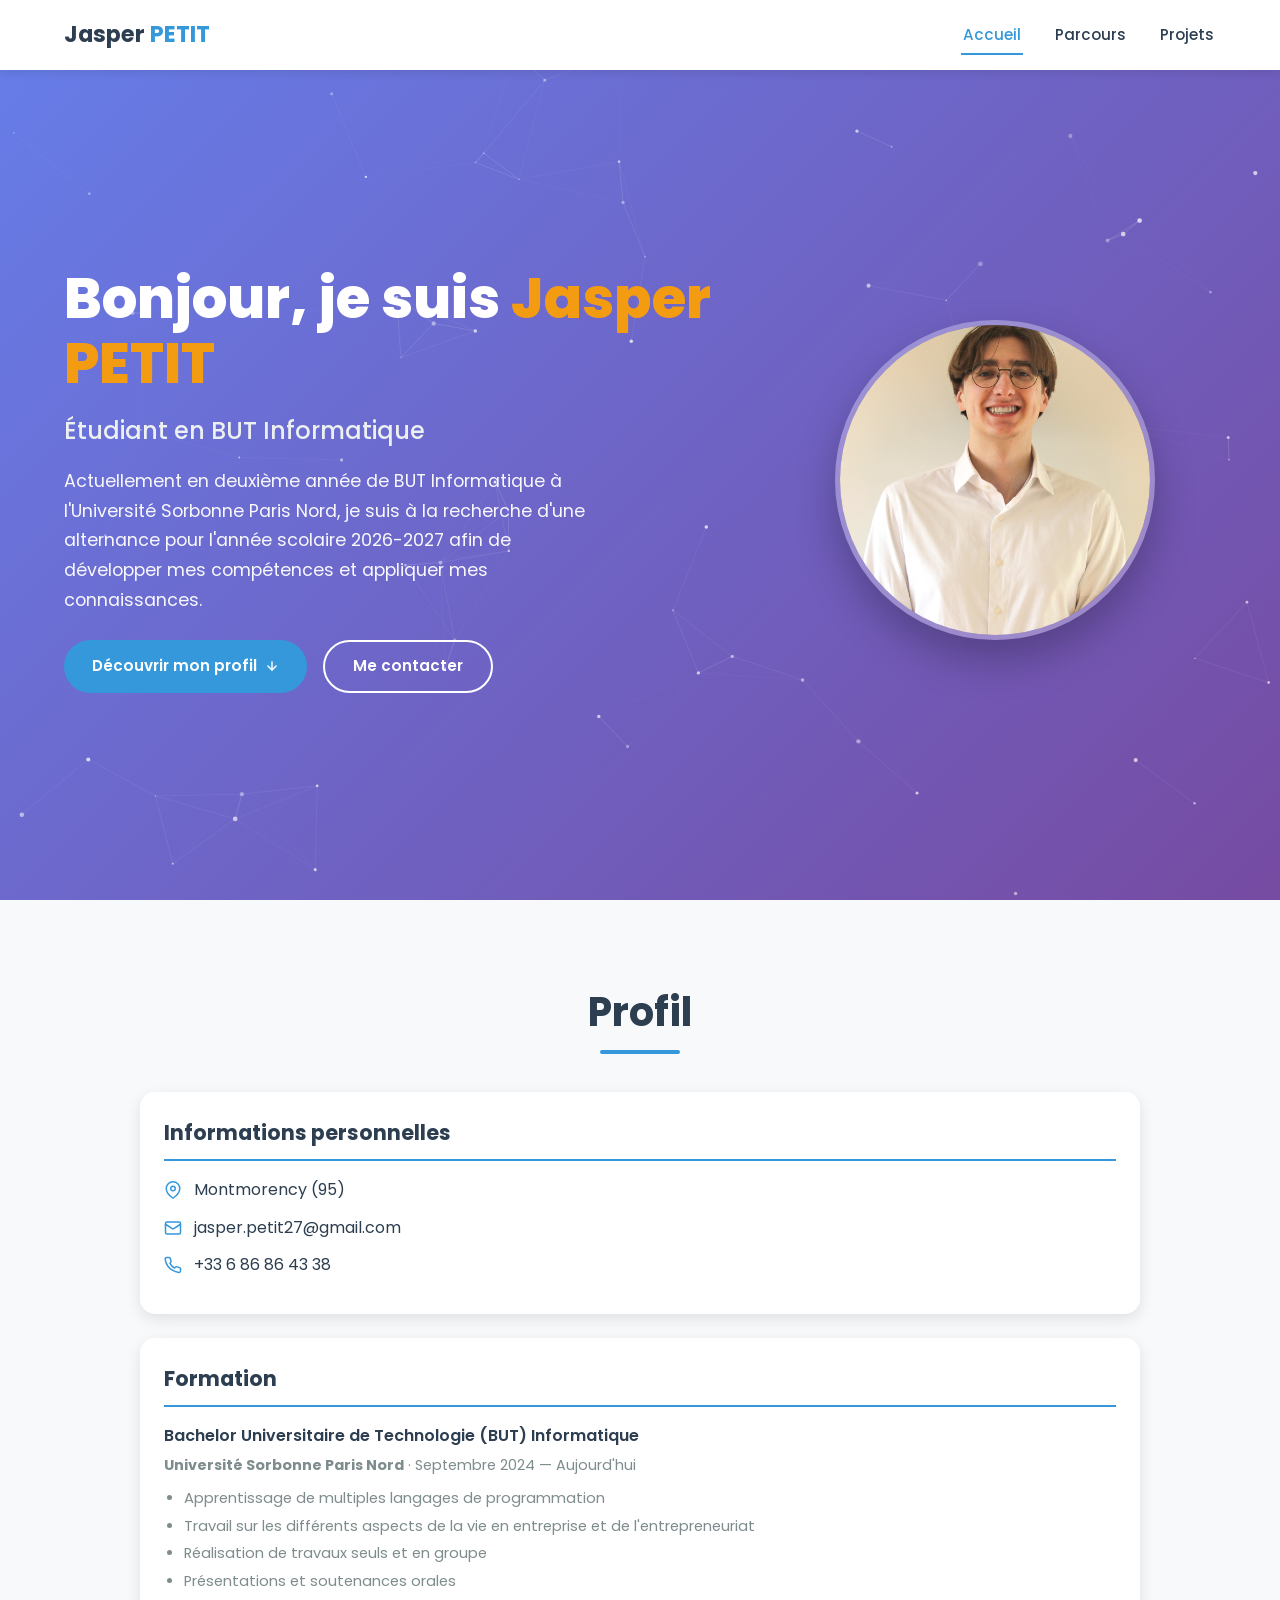
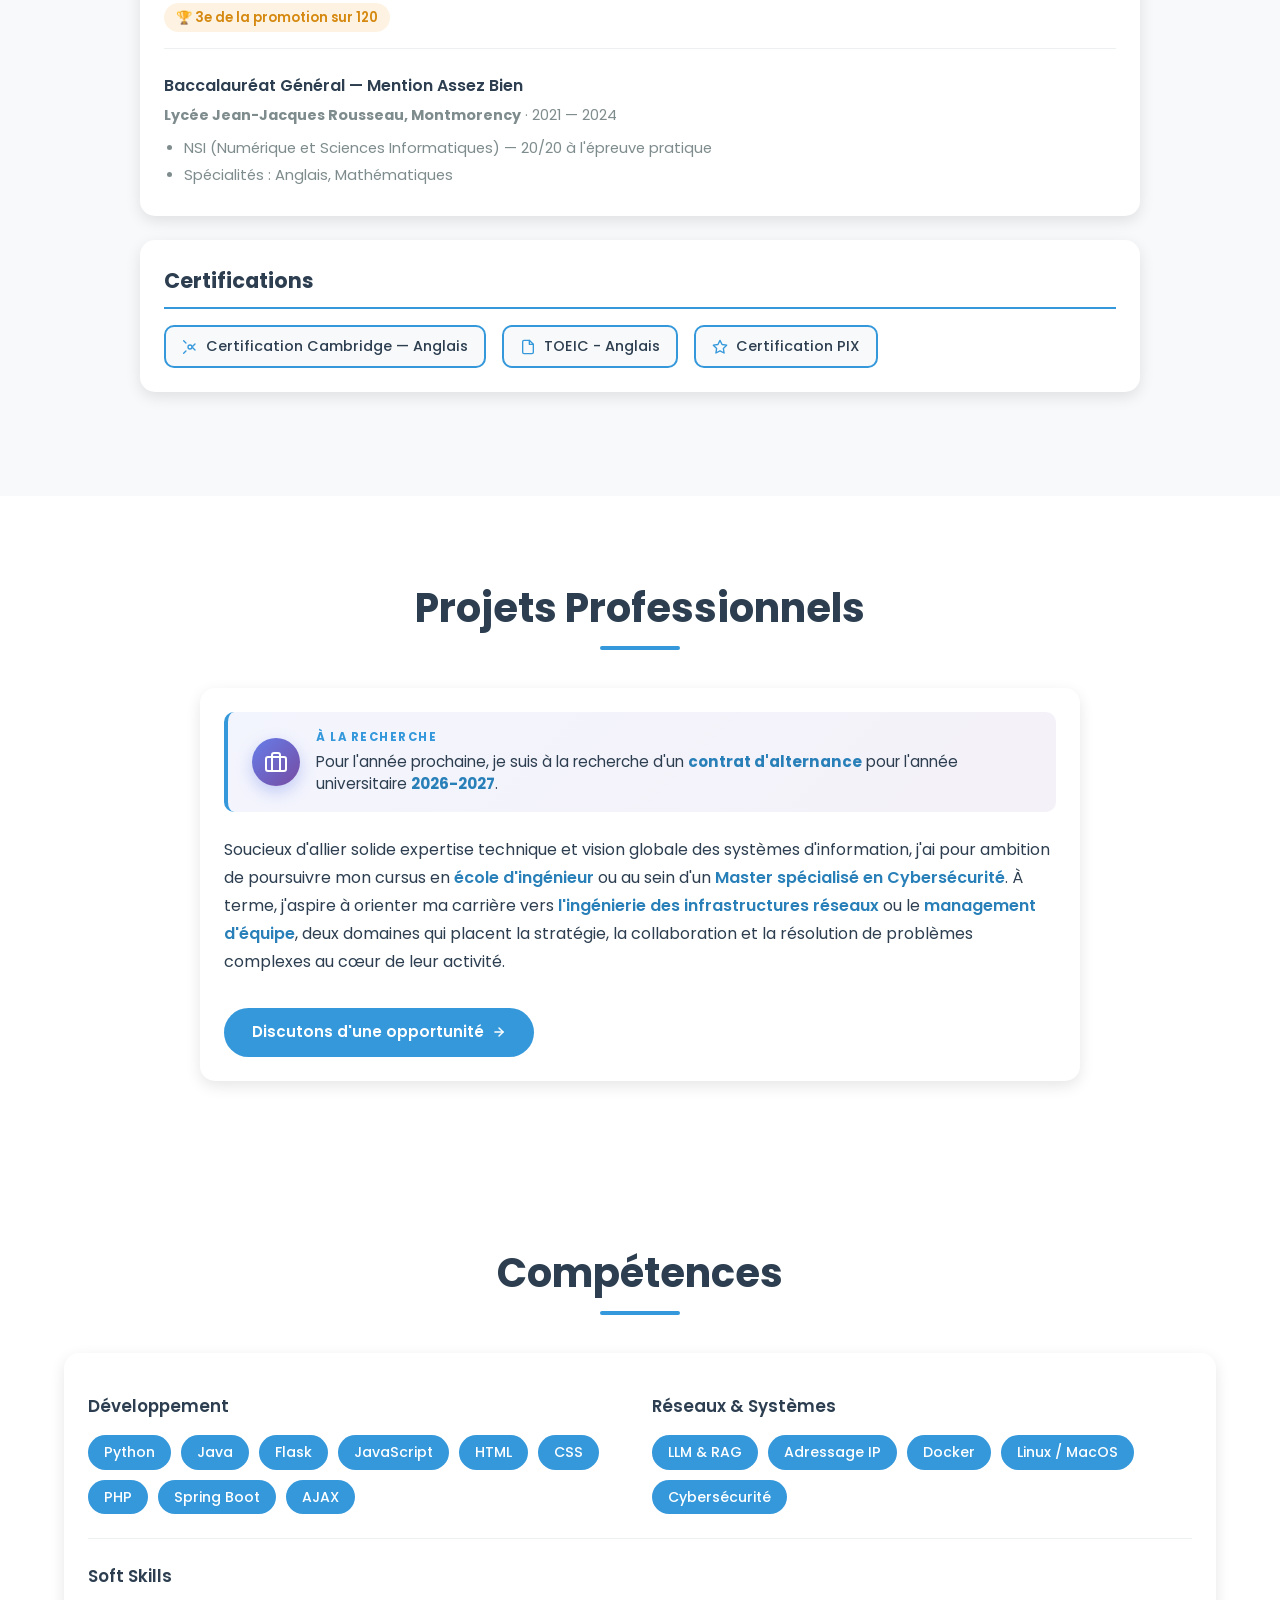
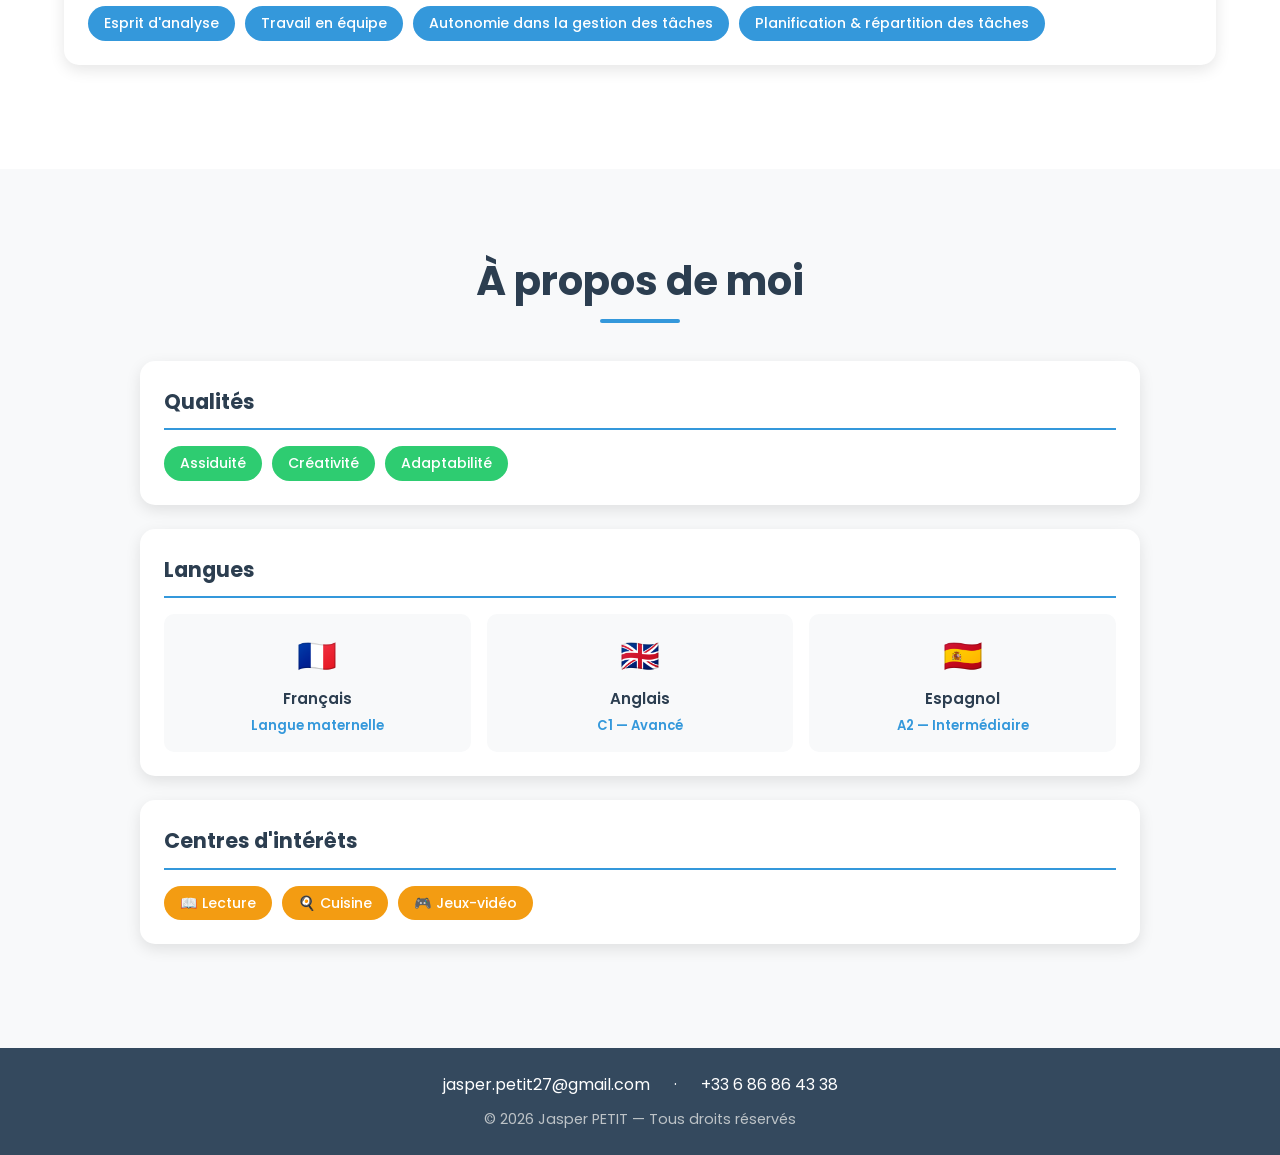
<file: index.html>
<!DOCTYPE html>
<html lang="fr">
<head>
  <meta charset="UTF-8" />
  <meta name="viewport" content="width=device-width, initial-scale=1.0" />
  <title>Jasper PETIT — Portfolio</title>
  <meta name="description" content="Portfolio de Jasper PETIT, étudiant en BUT Informatique 2ème année à l'Université Sorbonne Paris Nord." />
  <link rel="stylesheet" href="style.css" />
</head>
<body>

  <!-- =====================================================================
       NAVBAR (commune aux 3 pages)
       Au départ : barre blanche pleine largeur
       Au scroll : se transforme en pilule centrée avec dégradé violet/bleu
  ====================================================================== -->
  <nav class="navbar" id="navbar" role="navigation" aria-label="Navigation principale">
    <div class="nav-container">
      <div class="nav-logo">
        <h2>Jasper <span>PETIT</span></h2>
      </div>

      <ul class="nav-menu" role="list">
        <li><a href="index.html" class="nav-link active" aria-current="page">Accueil</a></li>
        <li><a href="parcours.html" class="nav-link">Parcours</a></li>
        <li><a href="projets.html" class="nav-link">Projets</a></li>
      </ul>

      <button class="hamburger" id="hamburger" aria-label="Ouvrir le menu" aria-expanded="false" aria-controls="mobileMenu">
        <span class="bar"></span>
        <span class="bar"></span>
        <span class="bar"></span>
      </button>
    </div>

    <div class="nav-menu-mobile" id="mobileMenu" role="menu">
      <a href="index.html" class="active" role="menuitem">Accueil</a>
      <a href="parcours.html" role="menuitem">Parcours</a>
      <a href="projets.html" role="menuitem">Projets</a>
    </div>
  </nav>

  <!-- =================================================================
       SECTION HERO — Plein écran : nom, photo, accroche
       C'est tout ce qu'on voit à l'arrivée. Le reste est en-dessous.
  ================================================================== -->
  <section class="hero" id="accueil">
    <div class="container">
      <div class="hero-content">

        <div class="hero-text">
          <h1>Bonjour, je suis <span class="highlight">Jasper PETIT</span></h1>
          <h2>Étudiant en BUT Informatique</h2>
          <p>
            Actuellement en deuxième année de BUT Informatique à l'Université
            Sorbonne Paris Nord, je suis à la recherche d'une alternance pour l'année scolaire 2026-2027 afin de développer mes compétences et appliquer mes
            connaissances.
          </p>

          <div class="hero-buttons">
            <a href="#profil" class="btn btn-primary">
              Découvrir mon profil
              <svg width="14" height="14" viewBox="0 0 24 24" fill="none" stroke="currentColor" stroke-width="2.5" stroke-linecap="round" stroke-linejoin="round" aria-hidden="true">
                <line x1="12" y1="5" x2="12" y2="19"/>
                <polyline points="19 12 12 19 5 12"/>
              </svg>
            </a>
            <a href="mailto:jasper.petit27@gmail.com" class="btn btn-secondary">Me contacter</a>
          </div>
        </div>

        <div class="hero-image">
          <img src="profile.jpg" alt="Photo de profil de Jasper PETIT" class="profile-photo" />
        </div>

      </div>
    </div>
  </section>

  <!-- =================================================================
       SECTION PROFIL — Infos perso, formation
  ================================================================== -->
  <section id="profil" class="profile">
    <div class="container">
      <h2 class="section-title">Profil</h2>

      <div class="profile-content">

        <!-- Coordonnées -->
        <div class="info-card">
          <h3>Informations personnelles</h3>
          <div class="info-item">
            <svg width="18" height="18" viewBox="0 0 24 24" fill="none" stroke="currentColor" stroke-width="2" stroke-linecap="round" stroke-linejoin="round" aria-hidden="true">
              <path d="M21 10c0 7-9 13-9 13s-9-6-9-13a9 9 0 0 1 18 0z"/>
              <circle cx="12" cy="10" r="3"/>
            </svg>
            <span>Montmorency (95)</span>
          </div>
          <div class="info-item">
            <svg width="18" height="18" viewBox="0 0 24 24" fill="none" stroke="currentColor" stroke-width="2" stroke-linecap="round" stroke-linejoin="round" aria-hidden="true">
              <rect x="2" y="4" width="20" height="16" rx="2"/>
              <path d="m22 7-8.97 5.7a1.94 1.94 0 0 1-2.06 0L2 7"/>
            </svg>
            <a href="mailto:jasper.petit27@gmail.com">jasper.petit27@gmail.com</a>
          </div>
          <div class="info-item">
            <svg width="18" height="18" viewBox="0 0 24 24" fill="none" stroke="currentColor" stroke-width="2" stroke-linecap="round" stroke-linejoin="round" aria-hidden="true">
              <path d="M22 16.92v3a2 2 0 0 1-2.18 2 19.79 19.79 0 0 1-8.63-3.07A19.5 19.5 0 0 1 4.69 13 19.79 19.79 0 0 1 1.61 4.37 2 2 0 0 1 3.6 2h3a2 2 0 0 1 2 1.72c.127.96.361 1.903.7 2.81a2 2 0 0 1-.45 2.11L7.91 9.91a16 16 0 0 0 6.16 6.16l1.09-1.09a2 2 0 0 1 2.11-.45c.907.339 1.85.573 2.81.7A2 2 0 0 1 22 16.92z"/>
            </svg>
            <a href="tel:+33686864338">+33 6 86 86 43 38</a>
          </div>
        </div>

        <!-- Formation -->
        <div class="info-card">
          <h3>Formation</h3>

          <div class="education-item">
            <h4>Bachelor Universitaire de Technologie (BUT) Informatique</h4>
            <p class="edu-meta"><strong>Université Sorbonne Paris Nord</strong> · Septembre 2024 — Aujourd'hui</p>
            <ul>
              <li>Apprentissage de multiples langages de programmation</li>
              <li>Travail sur les différents aspects de la vie en entreprise et de l'entrepreneuriat</li>
              <li>Réalisation de travaux seuls et en groupe</li>
              <li>Présentations et soutenances orales</li>
            </ul>
            <span class="diploma-rank">🏆 3e de la promotion sur 120</span>
          </div>

          <div class="education-item">
            <h4>Baccalauréat Général — Mention Assez Bien</h4>
            <p class="edu-meta"><strong>Lycée Jean-Jacques Rousseau, Montmorency</strong> · 2021 — 2024</p>
            <ul>
              <li>NSI (Numérique et Sciences Informatiques) — 20/20 à l'épreuve pratique</li>
              <li>Spécialités : Anglais, Mathématiques</li>
            </ul>
          </div>
        </div>

        <!-- Certifications -->
        <div class="info-card">
          <h3>Certifications</h3>
          <div class="certs-list">
            <div class="cert-badge">
              <svg width="16" height="16" viewBox="0 0 24 24" fill="none" stroke="currentColor" stroke-width="2" stroke-linecap="round" stroke-linejoin="round" aria-hidden="true">
                <path d="M12 15a3 3 0 1 0 0-6 3 3 0 0 0 0 6z"/>
                <path d="M19.5 7.5l-3.4 3.4M5.9 18.1l-3.4 3.4M19.5 16.5l-3.4-3.4M5.9 5.9L2.5 2.5"/>
              </svg>
              Certification Cambridge — Anglais
            </div>
            <div class="cert-badge">
              <svg width="16" height="16" viewBox="0 0 24 24" fill="none" stroke="currentColor" stroke-width="2" stroke-linecap="round" stroke-linejoin="round" aria-hidden="true">
                <path d="M14 2H6a2 2 0 0 0-2 2v16a2 2 0 0 0 2 2h12a2 2 0 0 0 2-2V8z"/>
                <polyline points="14 2 14 8 20 8"/>
              </svg>
              TOEIC - Anglais
            </div>
            <div class="cert-badge">
              <svg width="16" height="16" viewBox="0 0 24 24" fill="none" stroke="currentColor" stroke-width="2" stroke-linecap="round" stroke-linejoin="round" aria-hidden="true">
                <polygon points="12 2 15.09 8.26 22 9.27 17 14.14 18.18 21.02 12 17.77 5.82 21.02 7 14.14 2 9.27 8.91 8.26 12 2"/>
              </svg>
              Certification PIX
            </div>
          </div>
        </div>

      </div>
    </div>
  </section>

  <!-- =================================================================
       SECTION PROJETS PROFESSIONNELS — Recherche d'alternance & ambitions
  ================================================================== -->
  <section id="projets-pro">
    <div class="container">
      <h2 class="section-title">Projets Professionnels</h2>

      <div class="career-card">
        <!-- Bandeau "À la recherche" mis en avant -->
        <div class="career-highlight">
          <div class="career-icon" aria-hidden="true">
            <svg width="24" height="24" viewBox="0 0 24 24" fill="none" stroke="currentColor" stroke-width="2" stroke-linecap="round" stroke-linejoin="round">
              <rect x="2" y="7" width="20" height="14" rx="2" ry="2"/>
              <path d="M16 21V5a2 2 0 0 0-2-2h-4a2 2 0 0 0-2 2v16"/>
            </svg>
          </div>
          <div>
            <p class="career-highlight-label">À la recherche</p>
            <p class="career-highlight-text">
              Pour l'année prochaine, je suis à la recherche d'un
              <strong>contrat d'alternance</strong> pour l'année universitaire
              <strong>2026-2027</strong>.
            </p>
          </div>
        </div>

        <p class="career-text">
          Soucieux d'allier solide expertise technique et vision globale des
          systèmes d'information, j'ai pour ambition de poursuivre mon cursus
          en <strong>école d'ingénieur</strong> ou au sein d'un
          <strong>Master spécialisé en Cybersécurité</strong>. À terme,
          j'aspire à orienter ma carrière vers
          <strong>l'ingénierie des infrastructures réseaux</strong> ou le
          <strong>management d'équipe</strong>, deux domaines qui placent la
          stratégie, la collaboration et la résolution de problèmes complexes
          au cœur de leur activité.
        </p>

        <!-- CTA email vers contact -->
        <a href="mailto:jasper.petit27@gmail.com" class="btn btn-primary career-cta">
          Discutons d'une opportunité
          <svg width="14" height="14" viewBox="0 0 24 24" fill="none" stroke="currentColor" stroke-width="2.5" stroke-linecap="round" stroke-linejoin="round" aria-hidden="true">
            <line x1="5" y1="12" x2="19" y2="12"/>
            <polyline points="12 5 19 12 12 19"/>
          </svg>
        </a>
      </div>
    </div>
  </section>

  <!-- =================================================================
       SECTION COMPÉTENCES — Hard skills (Dev + Réseaux) + Soft Skills
  ================================================================== -->
  <section id="competences">
    <div class="container">
      <h2 class="section-title">Compétences</h2>

      <div class="info-card">

        <div class="skills-grid">

          <!-- ---- Développement ---- -->
          <div class="skill-category">
            <h4>Développement</h4>
            <div class="skill-tags">

              <!--
                Chaque .skill-tag a une variable CSS --pct utilisée par la
                barre interne (.progress-bar) qui se remplit au survol.
              -->
              <span class="skill-tag" style="--pct: 80%;" tabindex="0">
                Python
                <span class="skill-progress">
                  <span class="progress-label">Python</span>
                  <span class="progress-bar-container"><span class="progress-bar"></span></span>
                  <span class="progress-percentage">80%</span>
                </span>
              </span>

              <span class="skill-tag" style="--pct: 70%;" tabindex="0">
                Java
                <span class="skill-progress">
                  <span class="progress-label">Java</span>
                  <span class="progress-bar-container"><span class="progress-bar"></span></span>
                  <span class="progress-percentage">70%</span>
                </span>
              </span>

              <span class="skill-tag" style="--pct: 70%;" tabindex="0">
                Flask
                <span class="skill-progress">
                  <span class="progress-label">Flask</span>
                  <span class="progress-bar-container"><span class="progress-bar"></span></span>
                  <span class="progress-percentage">70%</span>
                </span>
              </span>

              <span class="skill-tag" style="--pct: 65%;" tabindex="0">
                JavaScript
                <span class="skill-progress">
                  <span class="progress-label">JavaScript</span>
                  <span class="progress-bar-container"><span class="progress-bar"></span></span>
                  <span class="progress-percentage">65%</span>
                </span>
              </span>

              <span class="skill-tag" style="--pct: 50%;" tabindex="0">
                HTML
                <span class="skill-progress">
                  <span class="progress-label">HTML</span>
                  <span class="progress-bar-container"><span class="progress-bar"></span></span>
                  <span class="progress-percentage">50%</span>
                </span>
              </span>

              <span class="skill-tag" style="--pct: 50%;" tabindex="0">
                CSS
                <span class="skill-progress">
                  <span class="progress-label">CSS</span>
                  <span class="progress-bar-container"><span class="progress-bar"></span></span>
                  <span class="progress-percentage">50%</span>
                </span>
              </span>

              <span class="skill-tag" style="--pct: 50%;" tabindex="0">
                PHP
                <span class="skill-progress">
                  <span class="progress-label">PHP</span>
                  <span class="progress-bar-container"><span class="progress-bar"></span></span>
                  <span class="progress-percentage">50%</span>
                </span>
              </span>

              <span class="skill-tag" style="--pct: 50%;" tabindex="0">
                Spring Boot
                <span class="skill-progress">
                  <span class="progress-label">Spring Boot</span>
                  <span class="progress-bar-container"><span class="progress-bar"></span></span>
                  <span class="progress-percentage">50%</span>
                </span>
              </span>

              <span class="skill-tag" style="--pct: 30%;" tabindex="0">
                AJAX
                <span class="skill-progress">
                  <span class="progress-label">AJAX</span>
                  <span class="progress-bar-container"><span class="progress-bar"></span></span>
                  <span class="progress-percentage">30%</span>
                </span>
              </span>
            </div>
          </div>

          <!-- ---- Réseaux & Systèmes ---- -->
          <div class="skill-category">
            <h4>Réseaux &amp; Systèmes</h4>
            <div class="skill-tags">

              <span class="skill-tag" style="--pct: 75%;" tabindex="0">
                LLM &amp; RAG
                <span class="skill-progress">
                  <span class="progress-label">Architecture LLM &amp; RAG</span>
                  <span class="progress-bar-container"><span class="progress-bar"></span></span>
                  <span class="progress-percentage">75%</span>
                </span>
              </span>

              <span class="skill-tag" style="--pct: 70%;" tabindex="0">
                Adressage IP
                <span class="skill-progress">
                  <span class="progress-label">Adressage IP</span>
                  <span class="progress-bar-container"><span class="progress-bar"></span></span>
                  <span class="progress-percentage">70%</span>
                </span>
              </span>

              <span class="skill-tag" style="--pct: 65%;" tabindex="0">
                Docker
                <span class="skill-progress">
                  <span class="progress-label">Déploiement Docker</span>
                  <span class="progress-bar-container"><span class="progress-bar"></span></span>
                  <span class="progress-percentage">65%</span>
                </span>
              </span>

              <span class="skill-tag" style="--pct: 60%;" tabindex="0">
                Linux / MacOS
                <span class="skill-progress">
                  <span class="progress-label">Environnement Linux / MacOS</span>
                  <span class="progress-bar-container"><span class="progress-bar"></span></span>
                  <span class="progress-percentage">60%</span>
                </span>
              </span>

              <span class="skill-tag" style="--pct: 50%;" tabindex="0">
                Cybersécurité
                <span class="skill-progress">
                  <span class="progress-label">Cybersécurité</span>
                  <span class="progress-bar-container"><span class="progress-bar"></span></span>
                  <span class="progress-percentage">50%</span>
                </span>
              </span>
            </div>
          </div>

        </div>

        <!-- ---- Soft Skills — sous les compétences techniques ---- -->
        <div class="soft-skills-wrap">
          <h4>Soft Skills</h4>
          <div class="tag-list">
            <span class="simple-tag">Esprit d'analyse</span>
            <span class="simple-tag">Travail en équipe</span>
            <span class="simple-tag">Autonomie dans la gestion des tâches</span>
            <span class="simple-tag">Planification &amp; répartition des tâches</span>
          </div>
        </div>

      </div>
    </div>
  </section>

  <!-- =================================================================
       SECTION À PROPOS DE MOI — Qualités, Langues, Centres d'intérêts
       (Les Soft Skills sont désormais avec les compétences techniques.)
  ================================================================== -->
  <section id="autres" class="profile">
    <div class="container">
      <h2 class="section-title">À propos de moi</h2>

      <div class="profile-content">

        <!-- Qualités -->
        <div class="info-card">
          <h3>Qualités</h3>
          <div class="tag-list">
            <span class="simple-tag green">Assiduité</span>
            <span class="simple-tag green">Créativité</span>
            <span class="simple-tag green">Adaptabilité</span>
          </div>
        </div>

        <!-- Langues -->
        <div class="info-card">
          <h3>Langues</h3>
          <div class="languages-list">
            <div class="language-item">
              <div class="language-flag">🇫🇷</div>
              <div class="language-name">Français</div>
              <div class="language-level">Langue maternelle</div>
            </div>
            <div class="language-item">
              <div class="language-flag">🇬🇧</div>
              <div class="language-name">Anglais</div>
              <div class="language-level">C1 — Avancé</div>
            </div>
            <div class="language-item">
              <div class="language-flag">🇪🇸</div>
              <div class="language-name">Espagnol</div>
              <div class="language-level">A2 — Intermédiaire</div>
            </div>
          </div>
        </div>

        <!-- Centres d'intérêts -->
        <div class="info-card">
          <h3>Centres d'intérêts</h3>
          <div class="tag-list">
            <span class="simple-tag orange">📖 Lecture</span>
            <span class="simple-tag orange">🍳 Cuisine</span>
            <span class="simple-tag orange">🎮 Jeux-vidéo</span>
          </div>
        </div>

      </div>
    </div>
  </section>

  <!-- =====================================================================
       FOOTER
  ====================================================================== -->
  <footer class="footer" role="contentinfo">
    <div class="container">
      <div class="footer-links">
        <a href="mailto:jasper.petit27@gmail.com" aria-label="Email">jasper.petit27@gmail.com</a>
        <span aria-hidden="true">·</span>
        <a href="tel:+33686864338" aria-label="Téléphone">+33 6 86 86 43 38</a>
      </div>
      <p>© 2026 Jasper PETIT — Tous droits réservés</p>
    </div>
  </footer>

  <script src="script.js"></script>
</body>
</html>
</file>
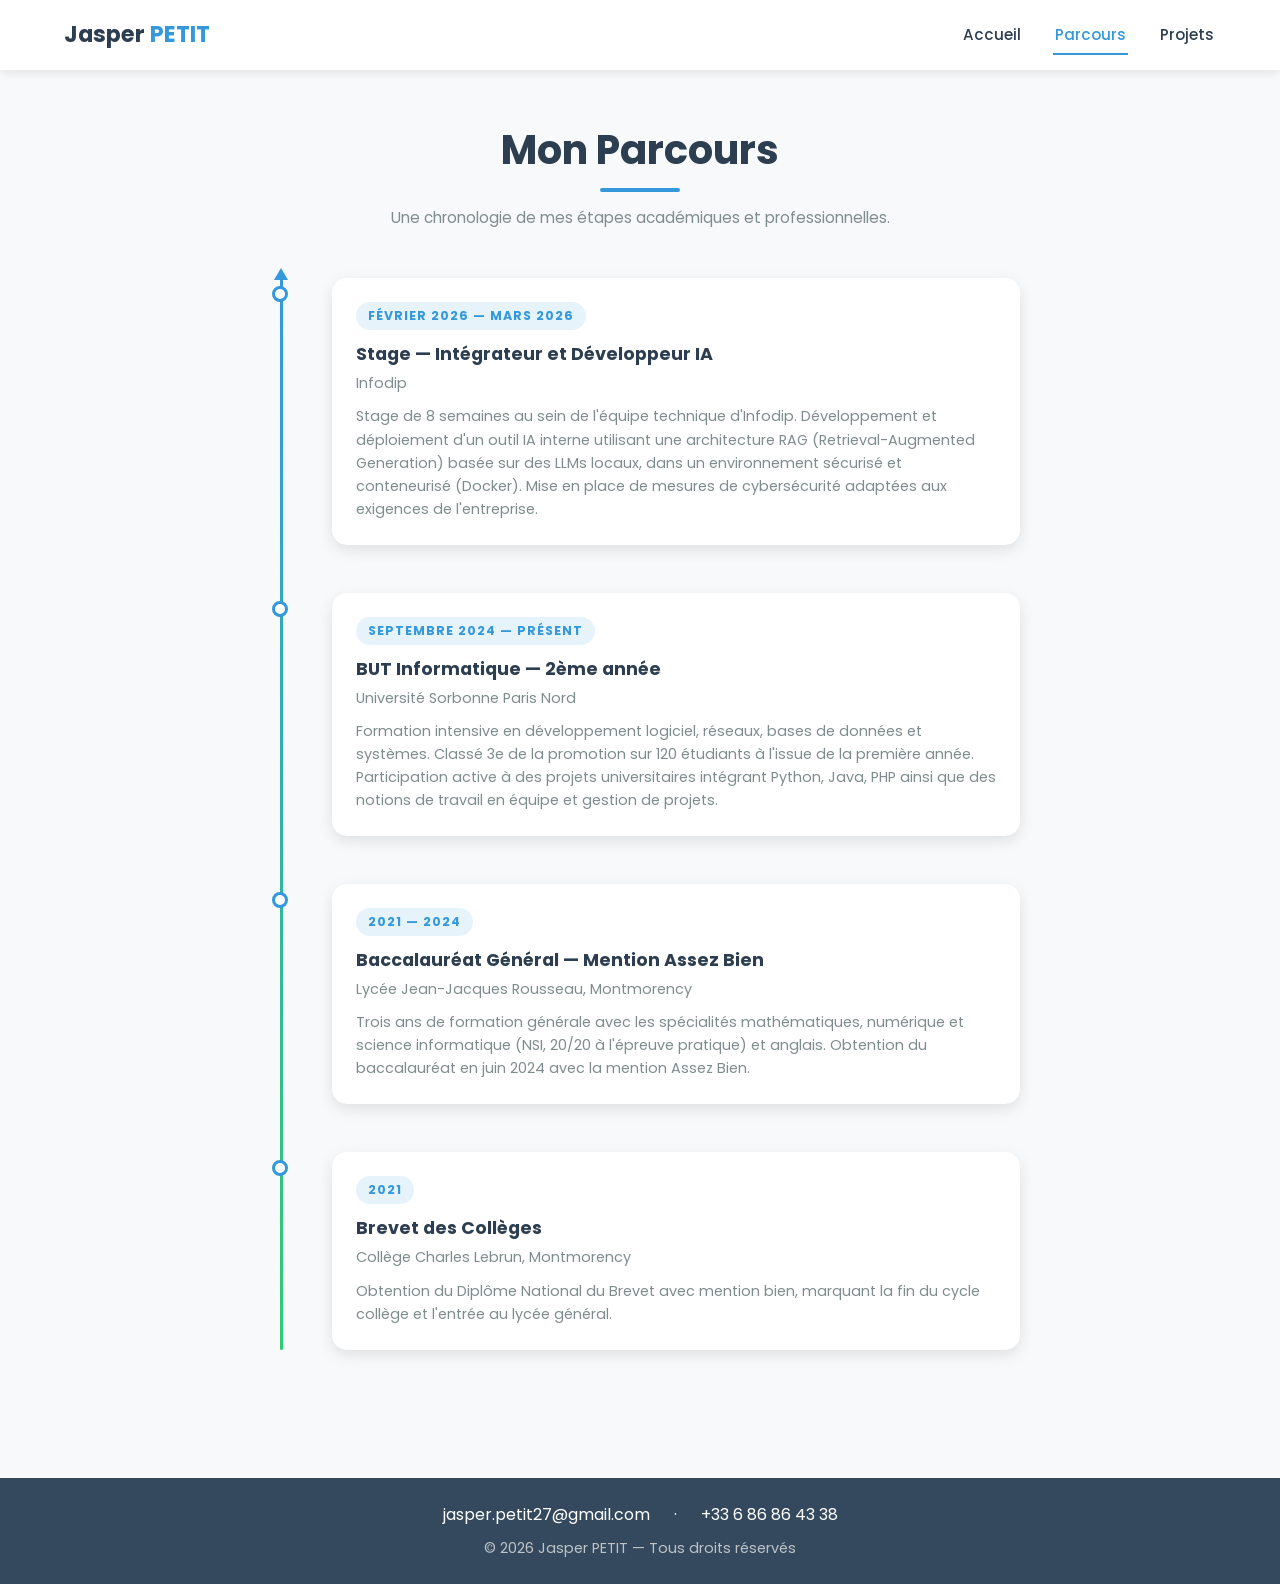
<file: parcours.html>
<!DOCTYPE html>
<html lang="fr">
<head>
  <meta charset="UTF-8" />
  <meta name="viewport" content="width=device-width, initial-scale=1.0" />
  <title>Jasper PETIT — Parcours</title>
  <meta name="description" content="Chronologie du parcours académique et professionnel de Jasper PETIT." />
  <link rel="stylesheet" href="style.css" />
</head>
<body>

  <!-- =====================================================================
       NAVBAR (identique sur les 3 pages)
  ====================================================================== -->
  <nav class="navbar" id="navbar" role="navigation" aria-label="Navigation principale">
    <div class="nav-container">
      <div class="nav-logo">
        <h2>Jasper <span>PETIT</span></h2>
      </div>

      <ul class="nav-menu" role="list">
        <li><a href="index.html" class="nav-link">Accueil</a></li>
        <li><a href="parcours.html" class="nav-link active" aria-current="page">Parcours</a></li>
        <li><a href="projets.html" class="nav-link">Projets</a></li>
      </ul>

      <button class="hamburger" id="hamburger" aria-label="Ouvrir le menu" aria-expanded="false" aria-controls="mobileMenu">
        <span class="bar"></span>
        <span class="bar"></span>
        <span class="bar"></span>
      </button>
    </div>

    <div class="nav-menu-mobile" id="mobileMenu" role="menu">
      <a href="index.html" role="menuitem">Accueil</a>
      <a href="parcours.html" class="active" role="menuitem">Parcours</a>
      <a href="projets.html" role="menuitem">Projets</a>
    </div>
  </nav>

  <main>

    <!-- =================================================================
         SECTION TIMELINE
         Plus récent en haut → plus ancien en bas
    ================================================================== -->
    <section class="timeline-section">
      <div class="container">
        <h1 class="section-title">Mon Parcours</h1>
        <p style="text-align: center; color: var(--text-secondary); margin-top: -1.5rem; margin-bottom: var(--space-lg); font-size: 0.95rem;">
          Une chronologie de mes étapes académiques et professionnelles.
        </p>

        <div class="timeline-wrapper" role="list" aria-label="Chronologie du parcours">

          <!-- --------- Le plus récent : Stage 2026 --------- -->
          <article class="timeline-item" role="listitem">
            <div class="timeline-node" aria-hidden="true"></div>
            <div class="timeline-card">
              <span class="timeline-date">Février 2026 — Mars 2026</span>
              <h2 class="timeline-title">Stage — Intégrateur et Développeur IA</h2>
              <p class="timeline-subtitle">Infodip</p>
              <p class="timeline-desc">
                Stage de 8 semaines au sein de l'équipe technique d'Infodip.
                Développement et déploiement d'un outil IA interne utilisant
                une architecture RAG (Retrieval-Augmented Generation) basée sur
                des LLMs locaux, dans un environnement sécurisé et conteneurisé
                (Docker). Mise en place de mesures de cybersécurité adaptées
                aux exigences de l'entreprise.
              </p>
            </div>
          </article>

          <!-- --------- BUT Info en cours --------- -->
          <article class="timeline-item" role="listitem">
            <div class="timeline-node" aria-hidden="true"></div>
            <div class="timeline-card">
              <span class="timeline-date">Septembre 2024 — Présent</span>
              <h2 class="timeline-title">BUT Informatique — 2ème année</h2>
              <p class="timeline-subtitle">Université Sorbonne Paris Nord</p>
              <p class="timeline-desc">
                Formation intensive en développement logiciel, réseaux,
                bases de données et systèmes. Classé 3e de la promotion sur
                120 étudiants à l'issue de la première année. Participation
                active à des projets universitaires intégrant
                Python, Java, PHP ainsi que des notions de travail en équipe et gestion de projets.
              </p>
            </div>
          </article>

          <!-- --------- Bac --------- -->
          <article class="timeline-item" role="listitem">
            <div class="timeline-node" aria-hidden="true"></div>
            <div class="timeline-card">
              <span class="timeline-date">2021 — 2024</span>
              <h2 class="timeline-title">Baccalauréat Général — Mention Assez Bien</h2>
              <p class="timeline-subtitle">Lycée Jean-Jacques Rousseau, Montmorency</p>
              <p class="timeline-desc">
                Trois ans de formation générale avec les spécialités 
                mathématiques, numérique et science informatique (NSI, 20/20 à l'épreuve
                pratique) et anglais. Obtention du baccalauréat en juin 2024 avec la
                mention Assez Bien.
              </p>
            </div>
          </article>

          <!-- --------- Le plus ancien : Brevet --------- -->
          <article class="timeline-item" role="listitem">
            <div class="timeline-node" aria-hidden="true"></div>
            <div class="timeline-card">
              <span class="timeline-date">2021</span>
              <h2 class="timeline-title">Brevet des Collèges</h2>
              <p class="timeline-subtitle">Collège Charles Lebrun, Montmorency</p>
              <p class="timeline-desc">
                Obtention du Diplôme National du Brevet avec mention bien,
                marquant la fin du cycle collège et l'entrée au lycée général.
              </p>
            </div>
          </article>

        </div>

      </div>
    </section>

  </main>

  <footer class="footer" role="contentinfo">
    <div class="container">
      <div class="footer-links">
        <a href="mailto:jasper.petit27@gmail.com">jasper.petit27@gmail.com</a>
        <span aria-hidden="true">·</span>
        <a href="tel:+33686864338">+33 6 86 86 43 38</a>
      </div>
      <p>© 2026 Jasper PETIT — Tous droits réservés</p>
    </div>
  </footer>

  <script src="script.js"></script>
</body>
</html>
</file>
<file: style.css>
/* ==========================================================================
   PORTFOLIO JASPER PETIT - style.css
   Design System repris du portfolio précédent :
   - Thème clair (fond blanc / #f8f9fa)
   - Hero en dégradé violet/bleu (#667eea → #764ba2)
   - Accents : bleu #3498db, vert #2ecc71, orange #f39c12
   - Texte foncé #2c3e50
   - Navbar qui se transforme en pilule centrée au scroll
   - Compétences avec tooltip de progression au survol
   ========================================================================== */

@import url('https://fonts.googleapis.com/css2?family=Poppins:wght@300;400;500;600;700;800&display=swap');

/* --------------------------------------------------------------------------
   1. VARIABLES (Design Tokens)
   -------------------------------------------------------------------------- */
:root {
  /* Couleurs principales */
  --bg-primary:      #ffffff;
  --bg-section:      #f8f9fa;
  --bg-card:         #ffffff;
  --bg-dark:         #34495e;

  /* Accents */
  --accent-blue:     #3498db;
  --accent-blue-dark:#2980b9;
  --accent-green:    #2ecc71;
  --accent-green-dark:#27ae60;
  --highlight:       #f39c12;
  --tooltip-bg:      rgba(44, 62, 80, 0.95);

  /* Texte */
  --text-primary:    #2c3e50;
  --text-secondary:  #7f8c8d;
  --text-light:      #ffffff;
  --text-muted:      #bdc3c7;

  /* Bordures */
  --border-light:    #ecf0f1;
  --border-medium:   #bdc3c7;

  /* Dégradés */
  --gradient-hero:   linear-gradient(135deg, #667eea 0%, #764ba2 100%);
  --gradient-bar:    linear-gradient(90deg, #3498db, #2ecc71);

  /* Couleurs projets */
  --color-perso:     #2ecc71;   /* Vert — Personnel */
  --color-pro:       #3498db;   /* Bleu — Professionnel */
  --color-uni:       #f39c12;   /* Orange — Universitaire */

  /* Typographie */
  --font:            'Poppins', "Segoe UI", Tahoma, Geneva, sans-serif;

  /* Espacements */
  --space-xs:   0.5rem;
  --space-sm:   1rem;
  --space-md:   1.5rem;
  --space-lg:   3rem;
  --space-xl:   5rem;

  /* Rayons */
  --radius-sm:  10px;
  --radius-md:  15px;
  --radius-lg:  25px;
  --radius-pill: 50px;

  /* Transitions */
  --transition: 0.3s ease;
  --transition-nav: 0.8s cubic-bezier(0.25, 0.46, 0.45, 0.94);

  /* Ombres */
  --shadow-sm:  0 2px 10px rgba(0, 0, 0, 0.1);
  --shadow-md:  0 5px 15px rgba(0, 0, 0, 0.1);
  --shadow-lg:  0 10px 30px rgba(0, 0, 0, 0.15);
  --shadow-card:0 5px 15px rgba(0, 0, 0, 0.1);

  /* Navbar */
  --navbar-h:   70px;
}

/* --------------------------------------------------------------------------
   2. RESET & BASE
   -------------------------------------------------------------------------- */
*, *::before, *::after {
  box-sizing: border-box;
  margin: 0;
  padding: 0;
}

html {
  scroll-behavior: smooth;
  font-size: 16px;
}

body {
  font-family: var(--font);
  background: var(--bg-primary);
  color: var(--text-primary);
  line-height: 1.6;
  min-height: 100vh;
  -webkit-font-smoothing: antialiased;
  overflow-x: hidden;
}

img {
  max-width: 100%;
  display: block;
}

a {
  color: var(--accent-blue);
  text-decoration: none;
  transition: color var(--transition);
}

a:hover {
  color: var(--accent-blue-dark);
}

ul {
  list-style: none;
}

.container {
  width: 100%;
  max-width: 1200px;
  margin: 0 auto;
  padding: 0 var(--space-md);
}

/* Sections */
section {
  padding: var(--space-xl) 0;
}

.section-title {
  text-align: center;
  font-size: clamp(1.8rem, 4vw, 2.5rem);
  margin-bottom: var(--space-lg);
  color: var(--text-primary);
  font-weight: 700;
  position: relative;
}

.section-title::after {
  content: '';
  position: absolute;
  bottom: -10px;
  left: 50%;
  transform: translateX(-50%);
  width: 80px;
  height: 4px;
  background: var(--accent-blue);
  border-radius: 2px;
}

/* --------------------------------------------------------------------------
   3. NAVBAR — Pleine largeur au départ, devient une pilule au scroll
   -------------------------------------------------------------------------- */
.navbar {
  position: fixed;
  top: 0;
  left: 50%;
  transform: translateX(-50%);
  width: 100%;
  height: var(--navbar-h);
  background: #fff;
  box-shadow: var(--shadow-sm);
  z-index: 1000;
  border-radius: 0;
  transition: all var(--transition-nav);
}

.nav-container {
  max-width: 1200px;
  margin: 0 auto;
  padding: 0 var(--space-md);
  display: flex;
  justify-content: space-between;
  align-items: center;
  height: var(--navbar-h);
  transition: all var(--transition-nav);
}

.nav-logo h2 {
  color: var(--text-primary);
  font-weight: 700;
  font-size: 1.4rem;
  transition: all var(--transition-nav);
}

.nav-logo h2 span {
  color: var(--accent-blue);
}

.nav-menu {
  display: flex;
  gap: 30px;
  align-items: center;
  transition: all var(--transition-nav);
}

.nav-link {
  color: var(--text-primary);
  font-weight: 500;
  font-size: 0.95rem;
  padding: 6px 2px;
  position: relative;
  transition: all var(--transition-nav);
}

.nav-link::after {
  content: '';
  position: absolute;
  bottom: -4px;
  left: 0;
  width: 0;
  height: 2px;
  background: var(--accent-blue);
  transition: width 0.3s ease;
}

.nav-link:hover,
.nav-link.active {
  color: var(--accent-blue);
}

.nav-link:hover::after,
.nav-link.active::after {
  width: 100%;
}

/* --- État "scrolled" : pilule centrée avec dégradé --- */
.navbar.scrolled {
  background: var(--gradient-hero);
  backdrop-filter: blur(20px);
  -webkit-backdrop-filter: blur(20px);
  border-radius: var(--radius-lg);
  width: 580px;
  max-width: calc(100% - 30px);
  height: 50px;
  top: 12px;
  box-shadow: 0 8px 32px rgba(102, 126, 234, 0.4),
              0 2px 8px rgba(102, 126, 234, 0.2),
              inset 0 1px 0 rgba(255, 255, 255, 0.2);
  border: 1px solid rgba(255, 255, 255, 0.1);
}

.navbar.scrolled .nav-container {
  padding: 0 22px;
  height: 50px;
}

.navbar.scrolled .nav-logo h2 {
  color: #fff;
  font-size: 1.1rem;
  font-weight: 600;
}

.navbar.scrolled .nav-logo h2 span {
  color: var(--highlight);
}

.navbar.scrolled .nav-menu {
  gap: 22px;
}

.navbar.scrolled .nav-link {
  color: #fff;
  font-size: 0.88rem;
}

.navbar.scrolled .nav-link:hover,
.navbar.scrolled .nav-link.active {
  color: var(--highlight);
}

.navbar.scrolled .nav-link::after {
  background: var(--highlight);
}

.navbar.scrolled .bar {
  background: #fff;
}

/* Hamburger (mobile) */
.hamburger {
  display: none;
  flex-direction: column;
  gap: 5px;
  cursor: pointer;
  padding: 5px;
  border: none;
  background: transparent;
}

.bar {
  display: block;
  width: 25px;
  height: 3px;
  background: var(--text-primary);
  border-radius: 2px;
  transition: all var(--transition);
}

.hamburger.open .bar:nth-child(1) {
  transform: translateY(8px) rotate(45deg);
}
.hamburger.open .bar:nth-child(2) {
  opacity: 0;
}
.hamburger.open .bar:nth-child(3) {
  transform: translateY(-8px) rotate(-45deg);
}

/* Menu mobile */
.nav-menu-mobile {
  display: none;
  position: fixed;
  top: var(--navbar-h);
  left: 0;
  width: 100%;
  background: #fff;
  flex-direction: column;
  padding: var(--space-sm) 0;
  box-shadow: var(--shadow-md);
  z-index: 999;
}

.nav-menu-mobile.open {
  display: flex;
}

.nav-menu-mobile a {
  padding: 14px var(--space-md);
  color: var(--text-primary);
  font-weight: 500;
  border-left: 3px solid transparent;
  transition: all var(--transition);
}

.nav-menu-mobile a:hover,
.nav-menu-mobile a.active {
  color: var(--accent-blue);
  border-left-color: var(--accent-blue);
  background: var(--bg-section);
}

/* --------------------------------------------------------------------------
   4. HERO — Plein écran avec dégradé + effet particules en arrière-plan
   -------------------------------------------------------------------------- */
.hero {
  background: var(--gradient-hero);
  color: #fff;
  min-height: 100vh;
  display: flex;
  align-items: center;
  padding: 120px 0 60px;
  position: relative;
  overflow: hidden;
}

/*
 * Canvas des particules — couche absolue derrière le contenu.
 * Le canvas est injecté par script.js (initParticles).
 */
.particles-canvas {
  position: absolute;
  top: 0;
  left: 0;
  width: 100%;
  height: 100%;
  pointer-events: none;
  z-index: 0;
}

/* On force le contenu du hero à passer au-dessus du canvas */
.hero > .container {
  position: relative;
  z-index: 1;
}

.hero-content {
  display: grid;
  grid-template-columns: 1.2fr 0.8fr;
  gap: var(--space-lg);
  align-items: center;
  width: 100%;
}

.hero-text h1 {
  font-size: clamp(2rem, 5vw, 3.5rem);
  font-weight: 800;
  line-height: 1.15;
  margin-bottom: var(--space-sm);
}

.hero-text h2 {
  font-size: clamp(1.1rem, 2.5vw, 1.5rem);
  font-weight: 500;
  margin-bottom: var(--space-sm);
  color: #ecf0f1;
}

.hero-text p {
  font-size: clamp(0.95rem, 1.5vw, 1.1rem);
  line-height: 1.7;
  margin-bottom: var(--space-md);
  max-width: 540px;
  opacity: 0.95;
}

.highlight {
  color: var(--highlight);
}

.hero-buttons {
  display: flex;
  gap: var(--space-sm);
  flex-wrap: wrap;
}

.btn {
  padding: 12px 28px;
  border-radius: var(--radius-pill);
  font-weight: 600;
  font-size: 0.95rem;
  font-family: var(--font);
  cursor: pointer;
  border: none;
  display: inline-flex;
  align-items: center;
  gap: 8px;
  transition: all var(--transition);
}

.btn-primary {
  background: var(--accent-blue);
  color: #fff;
}

.btn-primary:hover {
  background: var(--accent-blue-dark);
  color: #fff;
  transform: translateY(-2px);
  box-shadow: 0 10px 20px rgba(52, 152, 219, 0.3);
}

.btn-secondary {
  background: transparent;
  color: #fff;
  border: 2px solid #fff;
}

.btn-secondary:hover {
  background: #fff;
  color: var(--text-primary);
  transform: translateY(-2px);
}

.hero-image {
  display: flex;
  justify-content: center;
}

.profile-photo {
  width: clamp(220px, 28vw, 320px);
  height: clamp(220px, 28vw, 320px);
  border-radius: 50%;
  object-fit: cover;
  border: 5px solid rgba(255, 255, 255, 0.3);
  box-shadow: 0 20px 40px rgba(0, 0, 0, 0.25);
  transition: transform 0.4s ease;
}

.profile-photo:hover {
  transform: scale(1.05);
}

/* --------------------------------------------------------------------------
   5. SECTIONS GÉNÉRALES — Profil, cartes
   -------------------------------------------------------------------------- */
.profile {
  background: var(--bg-section);
}

.profile-content {
  max-width: 1000px;
  margin: 0 auto;
}

.info-card {
  background: var(--bg-card);
  padding: var(--space-md);
  margin-bottom: var(--space-md);
  border-radius: var(--radius-md);
  box-shadow: var(--shadow-card);
  transition: transform var(--transition);
}

.info-card:hover {
  transform: translateY(-5px);
}

.info-card h3 {
  color: var(--text-primary);
  margin-bottom: var(--space-sm);
  font-size: 1.3rem;
  font-weight: 700;
  border-bottom: 2px solid var(--accent-blue);
  padding-bottom: 10px;
}

.info-item {
  display: flex;
  align-items: center;
  margin-bottom: 12px;
  gap: 12px;
  color: var(--text-primary);
}

.info-item svg {
  color: var(--accent-blue);
  flex-shrink: 0;
}

.info-item a {
  color: var(--text-primary);
}

.info-item a:hover {
  color: var(--accent-blue);
}

.info-item strong {
  margin-right: 6px;
}

/* Formation */
.education-item {
  margin-bottom: var(--space-md);
  padding-bottom: var(--space-sm);
  border-bottom: 1px solid var(--border-light);
}

.education-item:last-child {
  border-bottom: none;
  margin-bottom: 0;
  padding-bottom: 0;
}

.education-item h4 {
  color: var(--text-primary);
  margin-bottom: 5px;
  font-weight: 600;
}

.education-item .edu-meta {
  color: var(--text-secondary);
  font-size: 0.9rem;
  margin-bottom: 10px;
}

.education-item ul {
  margin-left: 20px;
  list-style: disc;
}

.education-item li {
  margin-bottom: 4px;
  color: var(--text-secondary);
  font-size: 0.92rem;
}

.diploma-rank {
  display: inline-block;
  margin-top: 6px;
  font-size: 0.82rem;
  font-weight: 600;
  color: #d68910;
  background: rgba(243, 156, 18, 0.12);
  padding: 4px 12px;
  border-radius: 999px;
}

/* --------------------------------------------------------------------------
   6. COMPÉTENCES — Tags bleus avec tooltip de progression au hover
   -------------------------------------------------------------------------- */
.skills-grid {
  display: grid;
  grid-template-columns: repeat(auto-fit, minmax(260px, 1fr));
  gap: var(--space-md);
  margin-top: var(--space-sm);
}

.skill-category h4 {
  color: var(--text-primary);
  margin-bottom: var(--space-sm);
  font-size: 1.05rem;
  font-weight: 600;
}

.skill-tags {
  display: flex;
  flex-wrap: wrap;
  gap: 10px;
}

/* Tag de compétence */
.skill-tag {
  background: var(--accent-blue);
  color: #fff;
  padding: 6px 16px;
  border-radius: 20px;
  font-size: 0.88rem;
  font-weight: 500;
  position: relative;
  cursor: pointer;
  transition: all var(--transition);
}

.skill-tag:hover {
  background: var(--accent-blue-dark);
  transform: scale(1.08);
}

/* Tooltip qui apparaît AU-DESSUS du tag */
.skill-progress {
  position: absolute;
  bottom: calc(100% + 12px);
  left: 50%;
  transform: translateX(-50%) translateY(8px);
  background: var(--tooltip-bg);
  color: #fff;
  padding: 14px 16px;
  border-radius: 12px;
  min-width: 200px;
  opacity: 0;
  visibility: hidden;
  transition: all var(--transition);
  z-index: 100;
  backdrop-filter: blur(10px);
  -webkit-backdrop-filter: blur(10px);
  box-shadow: 0 10px 30px rgba(0, 0, 0, 0.3);
  pointer-events: none;
}

/* Petit triangle qui pointe vers le tag */
.skill-progress::after {
  content: '';
  position: absolute;
  top: 100%;
  left: 50%;
  transform: translateX(-50%);
  border: 8px solid transparent;
  border-top-color: var(--tooltip-bg);
}

.skill-tag:hover .skill-progress {
  opacity: 1;
  visibility: visible;
  transform: translateX(-50%) translateY(0);
}

.progress-label {
  font-size: 0.9rem;
  font-weight: 600;
  margin-bottom: 8px;
  text-align: center;
}

.progress-bar-container {
  background: rgba(255, 255, 255, 0.18);
  height: 8px;
  border-radius: 4px;
  overflow: hidden;
  margin-bottom: 8px;
}

.progress-bar {
  height: 100%;
  background: var(--gradient-bar);
  border-radius: 4px;
  width: 0%;
  transition: width 0.8s ease;
}

/* Au hover, la barre se remplit jusqu'au pourcentage */
.skill-tag:hover .progress-bar {
  width: var(--pct);
}

.progress-percentage {
  text-align: center;
  font-size: 0.85rem;
  font-weight: 700;
  color: var(--highlight);
}

/* Soft skills, qualités, centres d'intérêts — tags simples sans tooltip */
.tag-list {
  display: flex;
  flex-wrap: wrap;
  gap: 10px;
}

.simple-tag {
  background: var(--accent-blue);
  color: #fff;
  padding: 6px 16px;
  border-radius: 20px;
  font-size: 0.88rem;
  font-weight: 500;
  transition: all var(--transition);
}

.simple-tag:hover {
  background: var(--accent-blue-dark);
  transform: scale(1.05);
}

/* Variante vert pour qualités */
.simple-tag.green {
  background: var(--accent-green);
}
.simple-tag.green:hover {
  background: var(--accent-green-dark);
}

/* Variante orange pour centres d'intérêts */
.simple-tag.orange {
  background: var(--highlight);
}
.simple-tag.orange:hover {
  background: #d68910;
}

/* --------------------------------------------------------------------------
   6bis. PROJETS PROFESSIONNELS — Carte d'objectifs de carrière
   -------------------------------------------------------------------------- */
.career-card {
  max-width: 880px;
  margin: 0 auto;
  background: #fff;
  padding: var(--space-md);
  border-radius: var(--radius-md);
  box-shadow: var(--shadow-card);
  display: flex;
  flex-direction: column;
  gap: var(--space-md);
}

/* Bandeau "À la recherche" — encadré coloré en haut de la carte */
.career-highlight {
  display: flex;
  align-items: center;
  gap: var(--space-sm);
  padding: var(--space-sm) var(--space-md);
  background: linear-gradient(135deg, rgba(102, 126, 234, 0.08), rgba(118, 75, 162, 0.08));
  border-left: 4px solid var(--accent-blue);
  border-radius: var(--radius-sm);
}

.career-icon {
  flex-shrink: 0;
  width: 48px;
  height: 48px;
  border-radius: 50%;
  background: var(--gradient-hero);
  color: #fff;
  display: flex;
  align-items: center;
  justify-content: center;
  box-shadow: 0 6px 16px rgba(102, 126, 234, 0.35);
}

.career-highlight-label {
  font-size: 0.72rem;
  font-weight: 700;
  letter-spacing: 1.5px;
  text-transform: uppercase;
  color: var(--accent-blue);
  margin-bottom: 4px;
}

.career-highlight-text {
  font-size: 0.95rem;
  color: var(--text-primary);
  line-height: 1.5;
  margin: 0;
}

.career-highlight-text strong {
  color: var(--accent-blue-dark);
}

/* Texte principal des ambitions */
.career-text {
  font-size: 1rem;
  color: var(--text-primary);
  line-height: 1.75;
  margin: 0;
}

.career-text strong {
  color: var(--accent-blue-dark);
  font-weight: 600;
}

/* Bouton d'appel à l'action en fin de carte */
.career-cta {
  align-self: flex-start;
  margin-top: var(--space-xs);
}

@media (max-width: 600px) {
  .career-highlight {
    flex-direction: column;
    text-align: center;
    padding: var(--space-sm);
  }
  .career-cta {
    align-self: stretch;
    justify-content: center;
  }
}

/* --------------------------------------------------------------------------
   6ter. SOFT SKILLS DANS LA CARTE COMPÉTENCES
   Bloc placé sous les compétences techniques (dev + réseaux).
   -------------------------------------------------------------------------- */
.soft-skills-wrap {
  margin-top: var(--space-md);
  padding-top: var(--space-md);
  border-top: 1px solid var(--border-light);
}

.soft-skills-wrap h4 {
  color: var(--text-primary);
  margin-bottom: var(--space-sm);
  font-size: 1.05rem;
  font-weight: 600;
}

/* --------------------------------------------------------------------------
   7. LANGUES — Avec niveau visuel
   -------------------------------------------------------------------------- */
.languages-list {
  display: grid;
  grid-template-columns: repeat(auto-fit, minmax(180px, 1fr));
  gap: var(--space-sm);
}

.language-item {
  background: var(--bg-section);
  padding: var(--space-sm);
  border-radius: var(--radius-sm);
  text-align: center;
  transition: transform var(--transition);
}

.language-item:hover {
  transform: translateY(-3px);
}

.language-flag {
  font-size: 2rem;
  margin-bottom: 6px;
}

.language-name {
  font-weight: 600;
  color: var(--text-primary);
  font-size: 0.95rem;
}

.language-level {
  font-size: 0.82rem;
  color: var(--accent-blue);
  font-weight: 600;
  margin-top: 4px;
}

/* --------------------------------------------------------------------------
   8. CERTIFICATIONS
   -------------------------------------------------------------------------- */
.certs-list {
  display: flex;
  flex-wrap: wrap;
  gap: var(--space-sm);
  margin-top: var(--space-sm);
}

.cert-badge {
  display: inline-flex;
  align-items: center;
  gap: 8px;
  padding: 8px 16px;
  background: var(--bg-section);
  border: 2px solid var(--accent-blue);
  border-radius: var(--radius-sm);
  font-size: 0.9rem;
  font-weight: 500;
  color: var(--text-primary);
}

.cert-badge svg {
  color: var(--accent-blue);
}

/* --------------------------------------------------------------------------
   9. FOOTER
   -------------------------------------------------------------------------- */
.footer {
  background: var(--bg-dark);
  color: #fff;
  padding: var(--space-md) 0;
  text-align: center;
}

.footer p {
  color: var(--text-muted);
  font-size: 0.9rem;
}

.footer-links {
  display: flex;
  justify-content: center;
  gap: var(--space-md);
  margin-bottom: 10px;
}

.footer-links a {
  color: #fff;
  transition: color var(--transition);
}

.footer-links a:hover {
  color: var(--accent-blue);
}

/* --------------------------------------------------------------------------
   10. PAGE PARCOURS — Timeline
   -------------------------------------------------------------------------- */
.timeline-section {
  padding-top: calc(var(--navbar-h) + var(--space-lg));
  background: var(--bg-section);
  min-height: calc(100vh - var(--navbar-h));
}

.timeline-wrapper {
  position: relative;
  padding-left: 48px;
  max-width: 760px;
  margin: 0 auto;
}

.timeline-wrapper::before {
  content: '';
  position: absolute;
  top: 0;
  bottom: 0;
  left: 20px;
  width: 3px;
  background: linear-gradient(to bottom, var(--accent-blue), var(--accent-green));
  border-radius: 2px;
}

.timeline-wrapper::after {
  content: '';
  position: absolute;
  top: -10px;
  left: 14px;
  border-left: 7px solid transparent;
  border-right: 7px solid transparent;
  border-bottom: 12px solid var(--accent-blue);
}

.timeline-item {
  position: relative;
  margin-bottom: var(--space-lg);
  padding-left: var(--space-md);
  opacity: 0;
  transform: translateX(20px);
  transition: opacity 0.5s ease, transform 0.5s ease;
}

.timeline-item.visible {
  opacity: 1;
  transform: translateX(0);
}

.timeline-node {
  position: absolute;
  left: -36px;
  top: 8px;
  width: 16px;
  height: 16px;
  background: #fff;
  border: 3px solid var(--accent-blue);
  border-radius: 50%;
  transition: all var(--transition);
  z-index: 2;
}

.timeline-item:hover .timeline-node {
  background: var(--accent-blue);
  transform: scale(1.3);
  box-shadow: 0 0 14px rgba(52, 152, 219, 0.5);
}

.timeline-card {
  background: #fff;
  border-radius: var(--radius-md);
  padding: var(--space-md);
  box-shadow: var(--shadow-card);
  transition: all var(--transition);
}

.timeline-item:hover .timeline-card {
  transform: translateY(-3px);
  box-shadow: var(--shadow-lg);
}

.timeline-date {
  display: inline-block;
  font-size: 0.78rem;
  font-weight: 700;
  letter-spacing: 1px;
  text-transform: uppercase;
  color: var(--accent-blue);
  background: rgba(52, 152, 219, 0.12);
  padding: 4px 12px;
  border-radius: 999px;
  margin-bottom: 10px;
}

.timeline-title {
  font-size: 1.1rem;
  font-weight: 700;
  color: var(--text-primary);
  margin-bottom: 4px;
}

.timeline-subtitle {
  font-size: 0.9rem;
  color: var(--text-secondary);
  margin-bottom: 10px;
}

.timeline-desc {
  font-size: 0.9rem;
  color: var(--text-secondary);
  line-height: 1.6;
}

/* --------------------------------------------------------------------------
   11. PAGE PROJETS — Recherche, filtres, grille, modale
   -------------------------------------------------------------------------- */
.projects-section {
  padding-top: calc(var(--navbar-h) + var(--space-lg));
  background: var(--bg-section);
  min-height: calc(100vh - var(--navbar-h));
}

.projects-controls {
  max-width: 1100px;
  margin: 0 auto var(--space-md);
}

/* Recherche */
.search-wrapper {
  position: relative;
  margin-bottom: var(--space-md);
}

.search-wrapper svg {
  position: absolute;
  left: 16px;
  top: 50%;
  transform: translateY(-50%);
  color: var(--text-secondary);
  pointer-events: none;
}

.search-input {
  width: 100%;
  padding: 14px 16px 14px 48px;
  background: #fff;
  border: 2px solid var(--border-light);
  border-radius: var(--radius-sm);
  color: var(--text-primary);
  font-family: var(--font);
  font-size: 0.95rem;
  outline: none;
  transition: all var(--transition);
}

.search-input::placeholder {
  color: var(--text-secondary);
}

.search-input:focus {
  border-color: var(--accent-blue);
  box-shadow: 0 0 0 4px rgba(52, 152, 219, 0.15);
}

/* Groupes de filtres */
.filters-section {
  display: flex;
  flex-direction: column;
  gap: 12px;
  background: #fff;
  padding: var(--space-sm) var(--space-md);
  border-radius: var(--radius-sm);
  box-shadow: var(--shadow-sm);
}

.filters-group {
  display: flex;
  flex-wrap: wrap;
  align-items: center;
  gap: 8px;
}

.filters-label {
  font-size: 0.78rem;
  font-weight: 700;
  letter-spacing: 1px;
  text-transform: uppercase;
  color: var(--text-secondary);
  min-width: 90px;
  flex-shrink: 0;
}

.filter-btn {
  padding: 6px 14px;
  border: 1.5px solid var(--border-medium);
  border-radius: 999px;
  background: transparent;
  color: var(--text-primary);
  font-family: var(--font);
  font-size: 0.82rem;
  font-weight: 500;
  cursor: pointer;
  transition: all var(--transition);
}

.filter-btn:hover {
  border-color: var(--accent-blue);
  color: var(--accent-blue);
}

.filter-btn.active {
  border-color: var(--accent-blue);
  background: var(--accent-blue);
  color: #fff;
}

.reset-btn {
  padding: 6px 14px;
  border: 1.5px solid var(--border-medium);
  border-radius: 999px;
  background: transparent;
  color: var(--text-secondary);
  font-family: var(--font);
  font-size: 0.82rem;
  cursor: pointer;
  transition: all var(--transition);
}

.reset-btn:hover {
  color: var(--text-primary);
  border-color: var(--text-primary);
}

.results-count {
  font-size: 0.88rem;
  color: var(--text-secondary);
  margin: var(--space-sm) 0;
}

/* Grille de projets */
.projects-grid {
  display: grid;
  grid-template-columns: repeat(auto-fill, minmax(280px, 1fr));
  gap: var(--space-md);
}

.project-card {
  background: #fff;
  border-radius: var(--radius-md);
  overflow: hidden;
  cursor: pointer;
  transition: all var(--transition);
  display: flex;
  flex-direction: column;
  box-shadow: var(--shadow-card);
  border-top: 4px solid transparent;
}

.project-card:hover {
  transform: translateY(-6px);
  box-shadow: var(--shadow-lg);
}

.project-card[data-type="Personnel"]     { border-top-color: var(--color-perso); }
.project-card[data-type="Professionnel"] { border-top-color: var(--color-pro); }
.project-card[data-type="Universitaire"] { border-top-color: var(--color-uni); }

.project-card-img {
  width: 100%;
  height: 170px;
  object-fit: cover;
}

.project-card-body {
  padding: var(--space-sm) var(--space-md);
  flex: 1;
  display: flex;
  flex-direction: column;
  gap: 8px;
}

.project-type-badge {
  display: inline-block;
  padding: 3px 10px;
  border-radius: 999px;
  font-size: 0.7rem;
  font-weight: 700;
  letter-spacing: 0.5px;
  text-transform: uppercase;
  width: fit-content;
}

.badge-Personnel     { background: rgba(46, 204, 113, 0.15); color: #1e8449; }
.badge-Professionnel { background: rgba(52, 152, 219, 0.15); color: var(--accent-blue-dark); }
.badge-Universitaire { background: rgba(243, 156, 18, 0.15); color: #b9770e; }

.project-card-title {
  font-size: 1rem;
  font-weight: 700;
  color: var(--text-primary);
  line-height: 1.3;
}

.project-card-desc {
  font-size: 0.85rem;
  color: var(--text-secondary);
  line-height: 1.5;
  display: -webkit-box;
  -webkit-line-clamp: 2;
  -webkit-box-orient: vertical;
  overflow: hidden;
}

.project-card-cta {
  margin-top: auto;
  padding-top: 8px;
  font-size: 0.82rem;
  font-weight: 600;
  color: var(--accent-blue);
  opacity: 0;
  transition: opacity var(--transition);
}

.project-card:hover .project-card-cta {
  opacity: 1;
}

.no-results {
  display: none;
  text-align: center;
  padding: var(--space-lg);
  color: var(--text-secondary);
  font-size: 0.95rem;
  background: #fff;
  border-radius: var(--radius-md);
  box-shadow: var(--shadow-sm);
}

.no-results.visible {
  display: block;
}

/* --------------------------------------------------------------------------
   12. MODALE PROJET
   -------------------------------------------------------------------------- */
.modal-overlay {
  position: fixed;
  inset: 0;
  background: rgba(0, 0, 0, 0.7);
  backdrop-filter: blur(6px);
  -webkit-backdrop-filter: blur(6px);
  z-index: 2000;
  display: flex;
  align-items: center;
  justify-content: center;
  padding: var(--space-md);
  opacity: 0;
  visibility: hidden;
  transition: all var(--transition);
}

.modal-overlay.open {
  opacity: 1;
  visibility: visible;
}

.modal {
  background: #fff;
  border-radius: var(--radius-md);
  width: 100%;
  max-width: 720px;
  max-height: 90vh;
  overflow-y: auto;
  position: relative;
  transform: translateY(20px) scale(0.97);
  transition: transform var(--transition);
}

.modal-overlay.open .modal {
  transform: translateY(0) scale(1);
}

.modal-header {
  padding: var(--space-md) var(--space-md) var(--space-sm) calc(var(--space-md) + 44px);
  border-bottom: 1px solid var(--border-light);
  position: sticky;
  top: 0;
  background: #fff;
  z-index: 10;
}

.modal-header-left {
  display: flex;
  flex-direction: column;
  gap: 8px;
}

.modal-title {
  font-size: 1.3rem;
  font-weight: 700;
  color: var(--text-primary);
}

.modal-type-badge {
  display: inline-block;
  padding: 3px 12px;
  border-radius: 999px;
  font-size: 0.72rem;
  font-weight: 700;
  letter-spacing: 0.5px;
  text-transform: uppercase;
  width: fit-content;
}

/* Bouton fermeture en haut à gauche */
.modal-close {
  position: absolute;
  top: 14px;
  left: 14px;
  width: 36px;
  height: 36px;
  border-radius: 50%;
  background: var(--bg-section);
  border: 1px solid var(--border-light);
  color: var(--text-primary);
  cursor: pointer;
  display: flex;
  align-items: center;
  justify-content: center;
  font-size: 1.2rem;
  line-height: 1;
  transition: all var(--transition);
  font-weight: 400;
  z-index: 11;
}

.modal-close:hover {
  background: var(--accent-blue);
  color: #fff;
  border-color: var(--accent-blue);
}

.modal-body {
  padding: var(--space-md);
  display: flex;
  flex-direction: column;
  gap: var(--space-md);
}

.modal-img {
  width: 100%;
  height: 220px;
  object-fit: cover;
  border-radius: var(--radius-sm);
}

.modal-section-title {
  font-size: 0.75rem;
  font-weight: 700;
  letter-spacing: 1.5px;
  text-transform: uppercase;
  color: var(--text-secondary);
  margin-bottom: 10px;
}

.modal-description {
  font-size: 0.92rem;
  color: var(--text-primary);
  line-height: 1.7;
}

/* Tags dans la modale */
.tag-hard {
  padding: 6px 14px;
  border-radius: 20px;
  background: var(--accent-blue);
  color: #fff;
  font-size: 0.82rem;
  font-weight: 600;
}

.tag-soft {
  padding: 6px 14px;
  border-radius: 20px;
  background: var(--bg-section);
  border: 1.5px solid var(--border-medium);
  color: var(--text-primary);
  font-size: 0.82rem;
  font-weight: 500;
}

/* --------------------------------------------------------------------------
   13. RESPONSIVE — Tablette (< 900px)
   -------------------------------------------------------------------------- */
@media (max-width: 900px) {
  .nav-menu {
    display: none;
  }
  .hamburger {
    display: flex;
  }

  .hero-content {
    grid-template-columns: 1fr;
    text-align: center;
    gap: var(--space-md);
  }

  .hero-text p {
    margin-left: auto;
    margin-right: auto;
  }

  .hero-buttons {
    justify-content: center;
  }

  .hero-image {
    order: -1;
  }

  .navbar.scrolled {
    width: calc(100% - 24px);
    max-width: 500px;
  }

  /* Tooltip skill : recentre sur petit écran */
  .skill-progress {
    min-width: 180px;
  }
}

/* --------------------------------------------------------------------------
   14. RESPONSIVE — Mobile (< 600px)
   -------------------------------------------------------------------------- */
@media (max-width: 600px) {
  :root {
    --space-xl: 3.5rem;
    --space-lg: 2.2rem;
  }

  .hero {
    padding: 100px 0 50px;
  }

  .projects-grid {
    grid-template-columns: 1fr;
  }

  .filters-group {
    flex-wrap: nowrap;
    overflow-x: auto;
    padding-bottom: 4px;
  }
  .filter-btn, .reset-btn {
    white-space: nowrap;
  }

  .modal {
    max-height: 100vh;
    border-radius: var(--radius-md) var(--radius-md) 0 0;
    align-self: flex-end;
  }
  .modal-overlay {
    align-items: flex-end;
    padding: 0;
  }

  .navbar.scrolled {
    height: 48px;
    border-radius: 24px;
  }
  .navbar.scrolled .nav-container {
    height: 48px;
    padding: 0 16px;
  }
  .navbar.scrolled .nav-logo h2 {
    font-size: 1rem;
  }

  /* Tooltip : peut sortir de l'écran, donc on le simplifie sur mobile */
  .skill-progress {
    min-width: 160px;
    padding: 12px;
  }
}

/* --------------------------------------------------------------------------
   15. ACCESSIBILITÉ — Reduced motion
   -------------------------------------------------------------------------- */
@media (prefers-reduced-motion: reduce) {
  *, *::before, *::after {
    animation-duration: 0.01ms !important;
    transition-duration: 0.01ms !important;
  }
  .timeline-item {
    opacity: 1;
    transform: none;
  }
}

/* --------------------------------------------------------------------------
   16. SCROLLBAR
   -------------------------------------------------------------------------- */
::-webkit-scrollbar { width: 8px; }
::-webkit-scrollbar-track { background: var(--bg-section); }
::-webkit-scrollbar-thumb {
  background: var(--gradient-bar);
  border-radius: 4px;
}
::-webkit-scrollbar-thumb:hover {
  background: linear-gradient(45deg, #2980b9, #27ae60);
}


.modal-description {
  white-space: pre-line;
}
</file>
